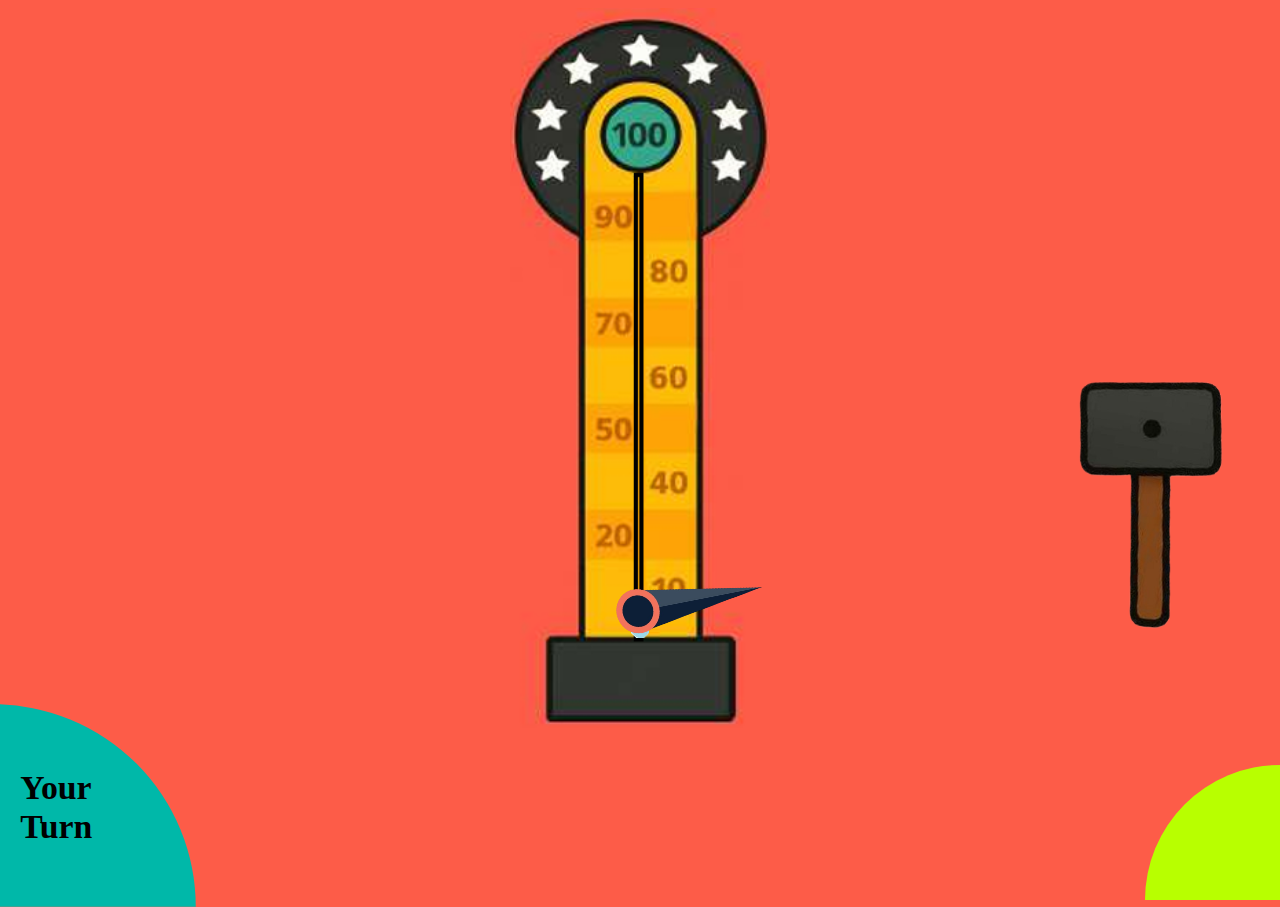
<file: common/hammer strength game/index.html>
<!DOCTYPE html>
<html lang="en">
<head>
    <meta charset="UTF-8">
    <meta name="viewport" content="width=device-width, initial-scale=1.0">
    <link rel="stylesheet" href="./style.css">
    <title>Document</title>
</head>
<body>
    <div id="endpage">
    <div class="win" id="win">
        <p></p>
    </div>
    <div class="btns">
    <button class="btn" id="close">Close</button> 
    <button class="btn" id="replay">Replay</button>
    </div>
    </div>
    <div id="gamebox">
        <img id="meter" src="./meter.png" alt="">
        <img src="./needle.png" alt="" id="needle">
        <img src="./pong.png" alt="" id="pong">
        <img src="./hammer.png" alt="" id="hammerR">
        <img src="./hammer.png" alt="" id="hammerL">
        
        <div id="p1" class="turn"><p></p></div>
        <div id="p2" class="turn"><p></p></div>
    </div>
</body>
<script src="./app.js"></script>
</html>
</file>
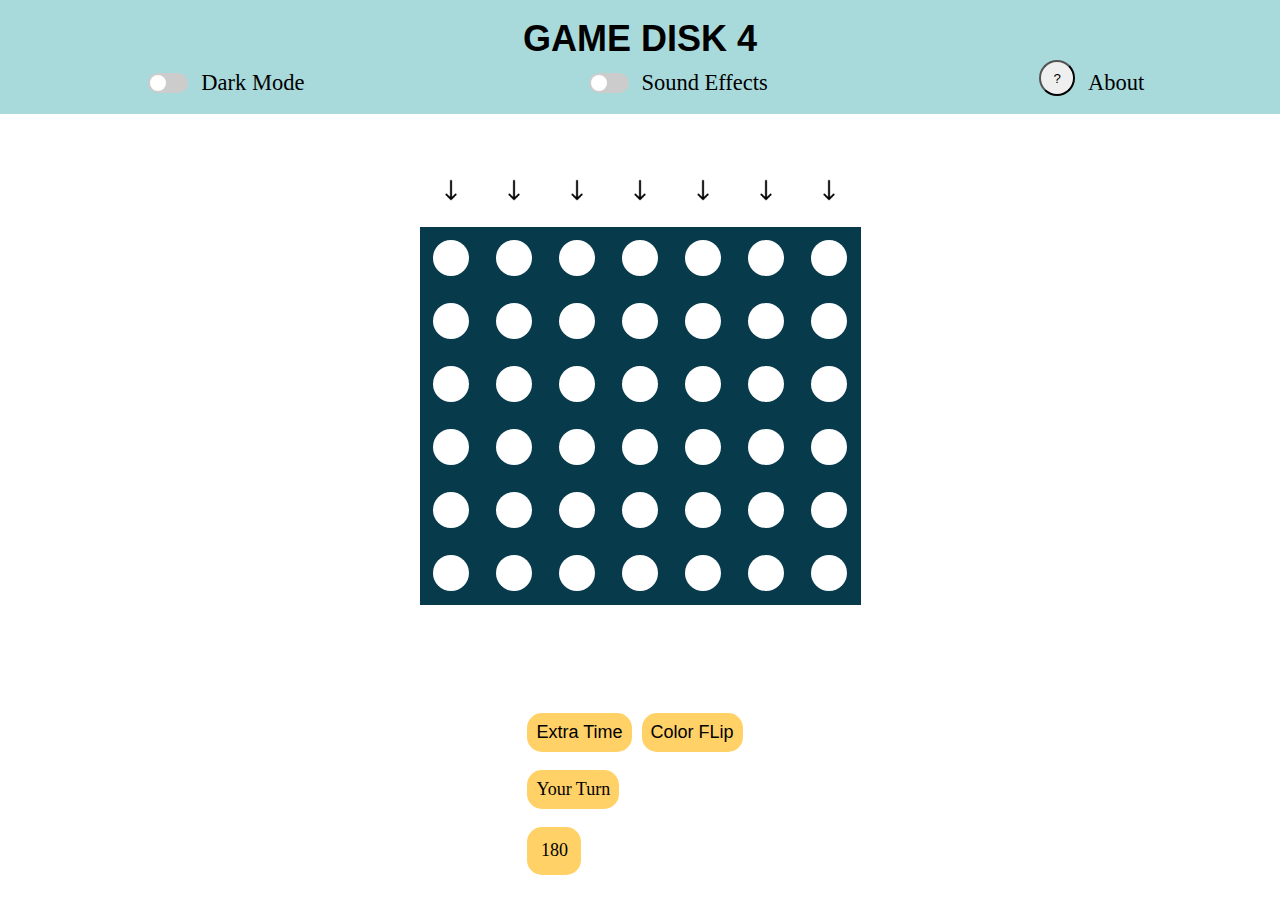
<file: domain_specific/disk battle 4/index.html>
<!DOCTYPE html>
<html lang="en">
<head>
    <meta charset="UTF-8">
    <meta name="viewport" content="width=device-width, initial-scale=1.0">
    <link rel="stylesheet" href="./style.css">
    <title>Document</title>
</head>
<body>
<!-- NAVBAR -->
    <nav>
        <div class="heading">
            <h1>GAME DISK 4</h1>
        </div>
        <div class="options">
            <div class="option dm"> <!--dark mode toggle-->
                <label class="switch">
                    <input type="checkbox" id="themeToggle">
                    <span class="slider round"></span>
                </label> 
                <p>Dark Mode</p>
            </div>
            <div class="option se">  <!--Sound effects toggle-->
                <label class="switch">
                    <input type="checkbox" id="soundToggle">
                    <span class="slider round"></span>
                </label> 
                <p>Sound Effects</p>
            </div>
            <div id="about" class="option">  <!--aout section-->
                <button id="about-button">?</button>
                <p>About</p>
            </div>
        </div>
    </nav>

<!-- ABOUT POP UP -->
    <div id="about-popup">
        <button id="cross">X</button>
        <div class="about-page">
            <p>
                Connect Four is a two-player strategy game where Yellow and Red take turns dropping discs into a 7x6 grid. The goal is to be the first to connect four discs in a row—vertically, horizontally, or diagonally. After each move, players block one unfilled column to restrict the opponent. Each player has 180 seconds of total turn time; running out means defeat. Two power-ups are available once per player: <strong>ET (Extra Time)</strong> adds +15 seconds, and <strong>CF (Color Flip)</strong> allows flipping one opponent disc to your color. First to connect four or survive on time wins!
            </p>
        </div>
    </div>

<!-- LEADERBOARD -->
    <div id="leaderboard">
        <h1>Leaderboard</h1>
        <ul id="ranking"></ul>
    </div>
    <div id="game-body">
        <div class="game" id="arena">
            <div id="arrows-top"></div>
            <div id="grid-container"></div>
            <div id="arrows-bottom"></div>
        </div>
        <div class="alert-container">
            <div id="alerts">
                <!-- Yellow's options -->
                <div class="left flexrow">
                    <div id="powerUpsY">
                        <button class="alert y" id="etY">Extra Time</button>
                        <button class="alert y" id="cfY">Color FLip</button>
                    </div>
                    <div class="alert y" id="yyt">Your Turn</div>
                    <div class="alert y" id="ybc">Block A Column</div>
                    <div class="timer y" id="ytimer">180</div>
                </div>

                <!-- Red's options -->
                <div class="right flexrow">
                    <div id="powerUpsR">
                        <button class="alert r" id="etR">Extra Time</button>
                        <button class="alert r" id="cfR">Color FLip</button>
                    </div>
                    <div class="alert r" id="ryt">Your Turn</div>
                    <div class="alert r" id="rbc">Block A Column</div>
                    <div class="timer r" id="rtimer">180</div>
                </div>
            </div>
        </div>
    </div>
</body>
<script src="./app.js"></script>
<script type="module" src="./game.js"></script>
</html>
</file>
<file: common/hammer strength game/style.css>
body {
  background-color: #fd5c48;
  overflow: hidden;
}

/* formatting all images */

#meter {
  position: relative;
  display: block;
  margin: auto;
  max-width: min-content;
  height: 80vh;
}

#needle {
  z-index: 100;
  display: block;
  position: relative;
  margin: auto;
  transform: translate(11vw, -15vh);
  height: 5vh;
  max-height: min-content;
}

#pong {
  position: relative;
  height: 5vh;
  display: block;
  margin: auto;
  transform: translate(0, -20vh);
}

#hammerR {
  position: absolute;
  right: 0;
  bottom: 35vh;
  width: 30vw;
  transform: rotate(90deg);
}
#hammerL {
  display: none;
  position: absolute;
  left: 0;
  bottom: 35vh;
  width: 30vw;
  transform: rotate(90deg);
}

/* Each Turn QuarterCircle */
.turn {
  transform: scale(1);
  transition: all 0.5s ease-in-out;
  position: absolute;
  display: flex;
  align-items: flex-end;
  justify-content: flex-start;
  padding: 2vh;
  box-sizing: border-box;
  color: black;
  font-weight: bold;
  height: 15vh;
  width: 15vh;
  text-align: left;
  bottom: 0;
  font-size: 2.5vh;
  z-index: 10;
  overflow: hidden;
}

#p1 {
  background-color: #00b8a9;
  transform: translate(2vh, 2vh);
  border-radius: 0 100% 0 0;
  left: 0;
}

#p2 {
  background-color: #b8ff00;
  border-radius: 100% 0 0 0;
  right: 0;
  text-align: right;
}

/* end page */

.win {
  display: block;
  margin: auto;
  max-width: fit-content;
  background: linear-gradient(135deg, #00b8a9, #b8ff00);
  color: black;
  font-weight: bold;
  font-size: 3vh;
  text-align: center;
  padding: 5vh 5vw;
  border-radius: 2vh;
  box-shadow: 0 1vh 2vh rgba(0, 0, 0, 0.3);
  z-index: 1000;
  animation: popIn 0.5s ease-out forwards;
}

.btn {
  margin-top: 2vh;
  background: linear-gradient(135deg, #00b8a9, #b8ff00);
  font-weight: bold;
  font-size: 2vh;
  text-align: center;
  padding: 2vh;
  border-radius: 2vh;
  box-shadow: 0 1vh 2vh rgba(0, 0, 0, 0.3);
  z-index: 1000;
  animation: popIn 0.5s ease-out forwards;
}

.btns {
  display: block;
  margin: auto;
}

#endpage {
  display: none;
}

.endchar {
  flex-direction: column;
  margin-top: 50vh;
  transform: translate(0, -25vh);
}

/* Responsiveness */

@media screen and (min-width: 1100px) {
  #needle {
    transform: translate(5vw, -15vh);
  }

  #hammerR {
    width: 30vh;
  }

  #hammerL {
    width: 30vh;
  }
}
</file>
<file: domain_specific/disk battle 4/style.css>
* {
  padding: 0;
  margin: 0;
  box-sizing: border-box;
}

html,
body {
  height: 100vh;
  width: 100vw;
  display: flex;
  flex-direction: column;
  background-color: white;
}

h1 {
  margin-top: 2vh;
  text-align: center;
  font-family: "Trebuchet MS", "Lucida Sans Unicode", "Lucida Grande",
    "Lucida Sans", Arial, sans-serif;
}

h1.darkMode {
  background-color: white;
}

#grid-container {
  max-height: fit-content;
  max-width: fit-content;
  display: flex;
  flex-direction: row-reverse;
  background-color: #073b4c;
}
#grid-container.darkMode {
  background-color: #a8dadc;
}

.column {
  display: flex;
  flex-direction: column;
}

.circle {
  margin: 1.5vh;
  height: 4vh;
  width: 4vh;
  border-radius: 50%;
  background-color: white;
}

.circle.darkMode {
  background-color: black;
}

#arrows-top {
  display: flex;
  flex-direction: row-reverse;
}
#arrows-bottom {
  display: flex;
  flex-direction: row-reverse;
}
.arrow {
  border-radius: 50%;
  border: none;
  background-color: transparent;
  height: 3vh;
  margin: 2.25vh;
  width: 2.5vh;
}

.game {
  margin-top: 5vh;
  display: flex;
  flex-direction: column;
  align-items: center;
  justify-content: center;
}

.flexcol {
  display: flex;
  flex-direction: column;
}
.alert {
  max-width: fit-content;
  padding: 1vh;
  margin-top: 2vh;
  font-size: 2vh;
}

.y {
  border: none;
  background-color: #ffd166;
  border-radius: 15px;
}

.r {
  background-color: #ef476f;
  border-radius: 15px;
  border: none;
}

#alerts {
  margin-top: 10vh;
  display: flex;
  flex-direction: row;
}

.flexrow {
  margin-left: 2vh;
  display: flex;
  flex-direction: column;
}

.timer {
  padding: 1.5vh;
  margin-top: 2vh;
  max-width: fit-content;
  font-size: 2vh;
}

.right {
  position: absolute;
  right: 2vw;
  align-items: end;
}

/* The switch - smaller box around the slider */
.switch {
  margin-top: 1vh;
  margin-left: 1vw;
  position: relative;
  display: inline-block;
  width: 40px;
  height: 20px;
  z-index: 1000;
}

/* Hide default HTML checkbox */
.switch input {
  opacity: 0;
  width: 0;
  height: 0;
}

/* The slider */
.slider {
  position: absolute;
  cursor: pointer;
  top: 0;
  left: 0;
  right: 0;
  bottom: 0;
  background-color: #ccc;
  -webkit-transition: 0.3s;
  transition: 0.3s;
}

.slider:before {
  position: absolute;
  content: "";
  height: 16px;
  width: 16px;
  left: 2px;
  bottom: 2px;
  background-color: white;
  -webkit-transition: 0.3s;
  transition: 0.3s;
}

input:checked + .slider {
  background-color: #2196f3;
}

input:focus + .slider {
  box-shadow: 0 0 1px #2196f3;
}

input:checked + .slider:before {
  -webkit-transform: translateX(20px);
  -ms-transform: translateX(20px);
  transform: translateX(20px);
}

/* Rounded sliders */
.slider.round {
  border-radius: 20px;
}

.slider.round:before {
  border-radius: 50%;
}

body.darkMode {
  background-color: #121212;
}

#leaderboard {
  display: none;
  font-size: 2.5vh;
  flex-direction: column;
  align-items: center;
  padding: 3vw 4vw;
  color: white;
  margin: auto;
  z-index: 500;
  background-color: #073b4c;
  height: auto;
  max-width: 90vw;
  border-radius: 1.5rem;
  box-shadow: 0 8px 20px rgba(0, 0, 0, 0.3);
  gap: 1.5vh;
  transition: all 0.3s ease-in-out;
}

#leaderboard.darkMode {
  color: #1d3557;
  background-color: #a8dadc;
  box-shadow: 0 8px 20px rgba(0, 0, 0, 0.2);
}

/* Optional: Style for list items inside leaderboard */
#leaderboard li {
  list-style: none;
  margin: 0.5vh 0;
  font-weight: 600;
  background-color: rgba(255, 255, 255, 0.1);
  padding: 1vh 2vw;
  border-radius: 0.8rem;
  width: 100%;
  text-align: center;
}

ul li {
  font-size: 2vh;
}

.option {
  display: flex;
  flex-direction: row;
  align-items: center;
}

.option p {
  margin-left: 1vw;
  margin-top: 1vh;
}

.options {
  display: flex;
  flex-direction: row;
  justify-content: space-around;
}

nav {
  background-color: #a8dadc;
  padding-bottom: 2vh;
}

#alerts button {
  margin-right: 10px;
}

#about-button {
  border-radius: 50%;
  padding: 4px;
  height: 4vh;
  width: 4vh;
}

#about-popup {
  z-index: 1000;
  position: absolute;
  left: 50%;
  transform: translate(-50%, 0);
  margin: auto;
  margin-top: 5vh;
  display: flex;
}

#cross {
  padding: 4px;
  border-radius: 50%;
  height: 4vh;
  width: 4vh;
}

.about-page {
  text-align: center;
  width: 80vw;
  padding: 24px 32px;
  background: linear-gradient(135deg, #ffffff 0%, #f0f4f8 100%);
  border-radius: 12px;
  box-shadow: 0 8px 24px rgba(0, 0, 0, 0.1);
  transition: transform 0.2s ease, box-shadow 0.2s ease;
}

.about-page:hover {
  transform: translateY(-4px);
  box-shadow: 0 12px 32px rgba(0, 0, 0, 0.15);
}

.about-page p {
  margin: 0;
  color: #333;
  font-family: "Segoe UI", Tahoma, sans-serif;
  font-size: 2.5vh;
  line-height: 1.6;
}

.about-page strong {
  color: #005f73;
}

/* RESPONSIVENESS */

@media screen and (min-width: 750px) {
  h1 {
    font-size: 4vh;
  }

  .options {
    font-size: 2.5vh;
  }
}

@media screen and (min-width: 1100px) {
  .left {
    position: relative;
    max-width: fit-content;
  }

  .right {
    position: relative;
    align-items: end;
    max-width: fit-content;
  }

  #alerts {
    max-width: fit-content;
  }

  .alert-container {
    display: flex;
    align-items: center;
    justify-content: center;
  }
}

@media screen and (min-width: 1400px) {
  .left {
    position: absolute;
    left: 3vw;
    top: 30vh;
  }

  .right {
    position: absolute;
    right: 3vw;
    top: 30vh;
  }
}
</file>
